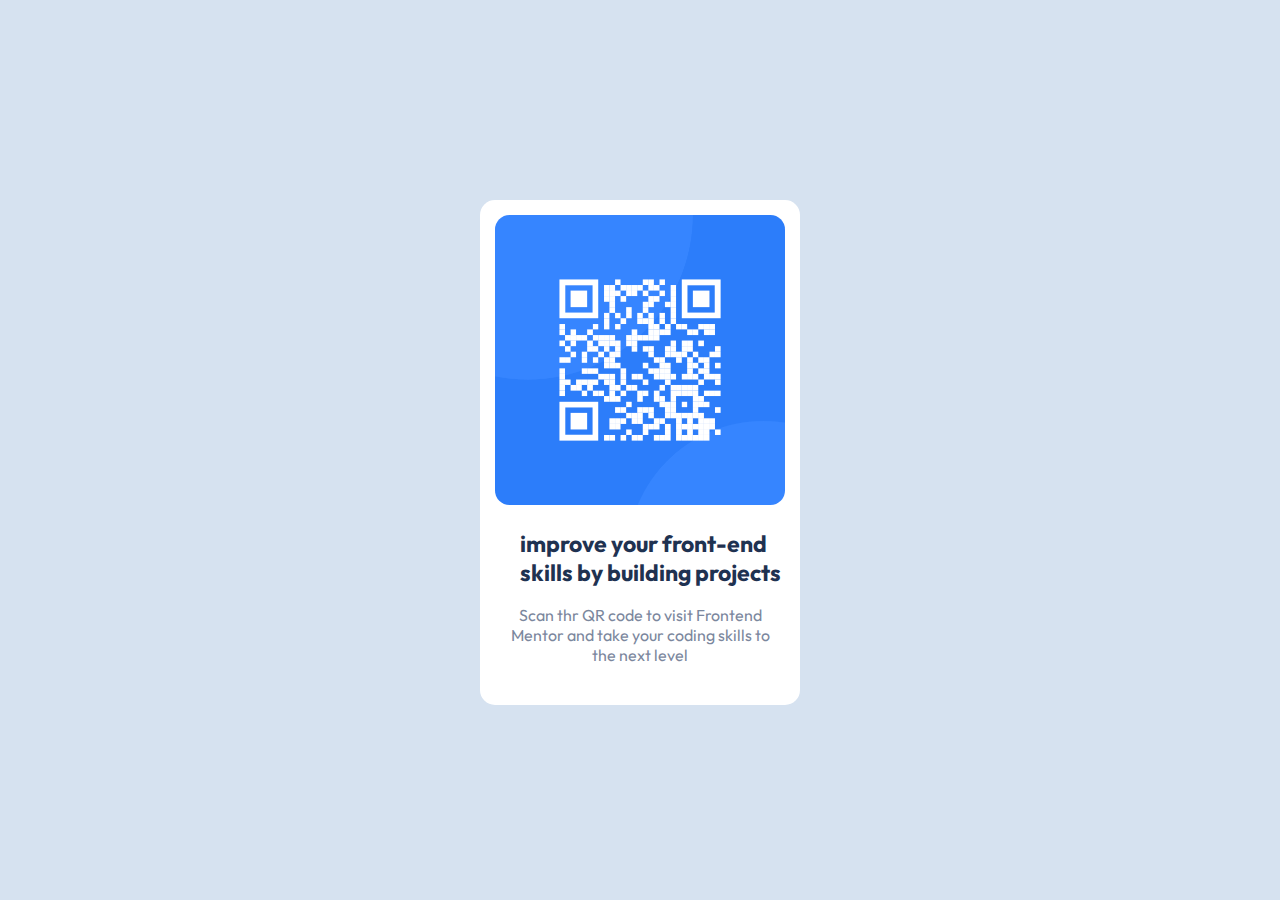
<file: qr-code-component-main (1)/qr-code-component-main/index.html>
<!DOCTYPE html>
<html lang="en">
<head>
  <meta charset="UTF-8">
  <meta name="viewport" content="width=device-width, initial-scale=1.0"> <!-- displays site properly based on user's device -->

  <link rel="icon" type="image/png" sizes="32x32" href="./images/favicon-32x32.png">
  <link rel="stylesheet" href="style.css">
  <link rel="preconnect" href="https://fonts.googleapis.com">
<link rel="preconnect" href="https://fonts.gstatic.com" crossorigin>
<link href="https://fonts.googleapis.com/css2?family=Outfit&display=swap" rel="stylesheet">
  <title>Frontend Mentor | QR code component</title>
</head>
<body>
<div>
<img src="images/image-qr-code.png" class="img">
<p class="muqi">improve your front-end skills by building projects</p>
<p class="ria">Scan thr QR code to visit Frontend Mentor and take your coding skills to the next level</p>
</div>







</body>
</html>
</file>
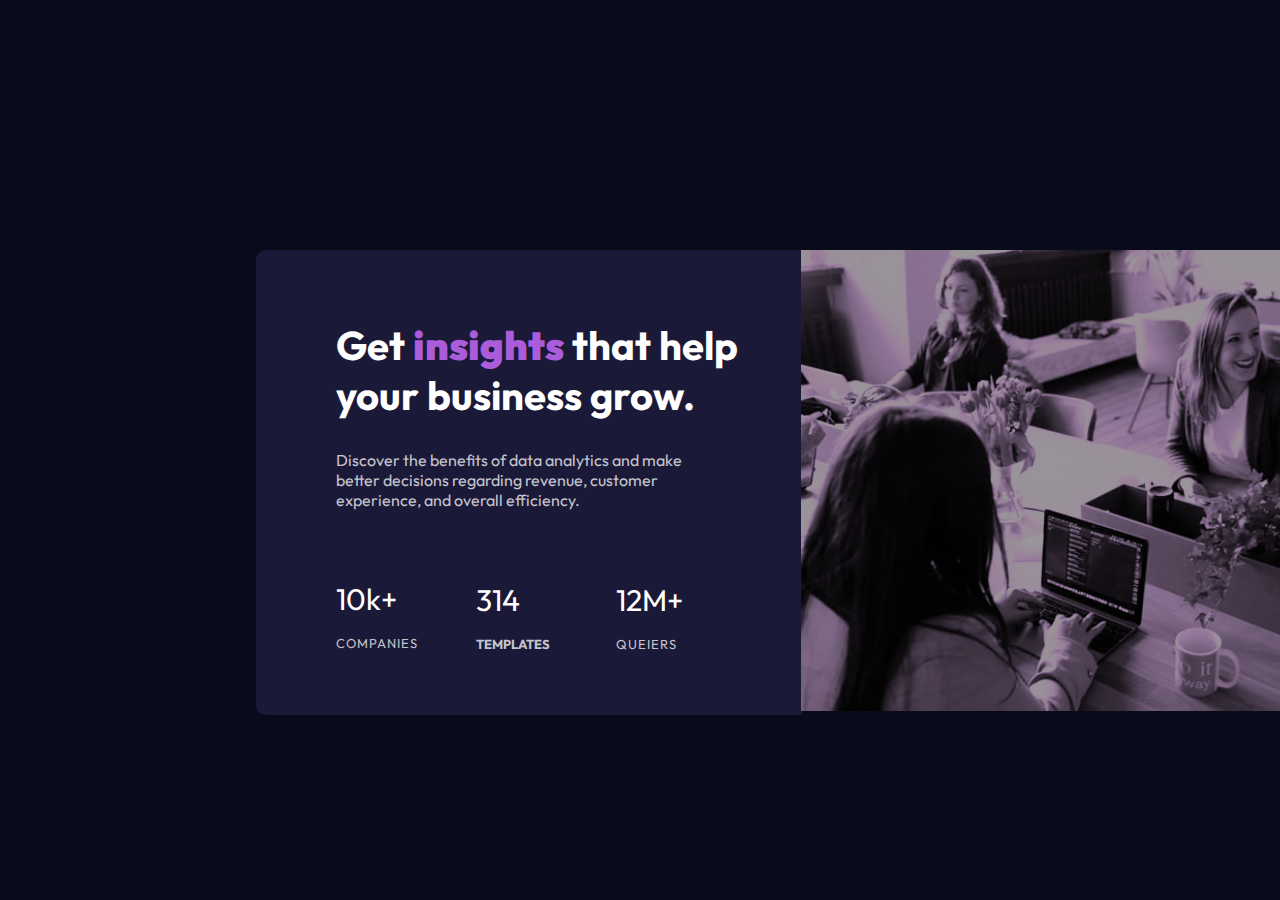
<file: stats-preview-card-component-main (1)/stats-preview-card-component-main/index.html>
<!DOCTYPE html>
<html lang="en">
<head>
  <meta charset="UTF-8">
  <meta name="viewport" content="width=device-width, initial-scale=1.0"> <!-- displays site properly based on user's device -->
  <link rel="icon" type="image/png" sizes="32x32" href="./images/favicon-32x32.png">
  <link rel="stylesheet" href="style.css">
  <link rel="preconnect" href="https://fonts.googleapis.com">
<link rel="preconnect" href="https://fonts.gstatic.com" crossorigin>
<link href="https://fonts.googleapis.com/css2?family=Outfit&display=swap" rel="stylesheet">
<link rel="preconnect" href="https://fonts.googleapis.com">
<link rel="preconnect" href="https://fonts.gstatic.com" crossorigin>
<link href="https://fonts.googleapis.com/css2?family=Outfit&display=swap" rel="stylesheet">
  <title>Frontend Mentor | Stats preview card component</title>
</head>
<body>
<main>
  <div>
    <p class="text">Get <b class="gasastili">insights</b> that help <br> your business grow.</p>
    <p class="discover">Discover the benefits of data analytics and make <br>
      better decisions regarding revenue, customer <br>
      experience, and overall efficiency.</p>
      <p class="k">10k+ <br><b class="companies">COMPANIES</b> </p>
      <p class="temp">314 <br><b class="templates">TEMPLATES</b></p>
      <p class="m">12M+ <br><b class="queries">QUEIERS</b></p>
  </div>

<img src="images/image-header-desktop.jpg" class="image">
</main>






  </div>
</body>
</html>
</file>
<file: qr-code-component-main (1)/qr-code-component-main/style.css>
* {
    margin: 0;
    padding: 0;
}
body{
    background-color: hsl(212, 45%, 89%);
}
div {
    width: 320px;
    height: 505px;
    background-color: rgb(255, 255, 255);
    margin-left: auto;
    margin-right: auto;
    margin-top: 200px;
    border-radius: 15px;
}
.img {
    width:290px;
    height:290px;
    border-radius: 5%;
    margin-top: 15px;
    margin-bottom: 20px;
    margin-left: 15px;
    margin-right: 15px;
}
.muqi {
    font-family: 'Outfit', sans-serif;
    font-weight: 700;
    font-size: 23px;
    color: hsl(218, 44%, 22%);
    margin-left: 40px;
    margin-right: auto;
}
.ria {
    font-family: 'Outfit', sans-serif;
    font-weight: 400;
    color: hsl(220, 15%, 55%);
    display: flex;
    margin-left: 20px;
    margin-right: 20px;
    text-align: center;
    margin-top: 18px;
}
</file>
<file: stats-preview-card-component-main (1)/stats-preview-card-component-main/style.css>
* {
    margin: 0;
    padding: 0;
}
body {
    background-color: hsl(233, 47%, 7%);
}
main {
    width: 546px;
    height: 465px;
    background-color: hsl(244, 38%, 16%);
    margin-top: 250px;
    margin-left: 20%;
    border-radius: 10px 0px 0px 10px;
    display: flex;
}
.image {
    margin-left: 0px;
    border-radius: 0px 10px 10px 0px;
    filter: sepia(100%) hue-rotate(240deg) brightness(60%);
    height: 461PX;
    margin-left: 118px;
    margin-top: 0px;
    
}
.text {
    font-weight: 700;
    color: hsl(0, 0%, 100%);
    font-size: 40px;
    font-family: 'Outfit', sans-serif;
    position: absolute;
    padding-left: 80px;
    padding-top: 70px;
}
.gasastili {
    color: hsl(277, 64%, 61%);
    
}
.discover {
    font-family: 'Outfit', sans-serif;
    color: hsla(0, 0%, 100%, 0.75);
    font-weight: 400;
    position: absolute;
    padding-top: 200px;
    padding-left: 80px;
}
.k {
    font-size: 30px;
    color: hsl(0, 0%, 100%);
    font-family: 'Outfit', sans-serif;
    padding-top: 330px;
    padding-bottom: 0px;
    padding-left: 80px;
}
.companies {
    font-size: 13px;
    color: hsla(0, 0%, 100%, 0.75);
    font-weight: 400;
    letter-spacing: 1px;
    margin-bottom: 0px;
}
.temp {
    font-size: 30px;
    color: hsl(0, 0%, 100%);
    font-family: 'Outfit', sans-serif;
    padding-left: 220px;
    margin-bottom: -150px;
    margin-top: -75px;
}
.templates {
    font-size: 13px;
    color: hsla(0, 0%, 100%, 0.75);
    font-family: 'Outfit', sans-serif;
    margin-bottom: 0px;
}
.m {
    font-size: 30px;
    color: hsl(0, 0%, 100%);
    font-family: 'Outfit', sans-serif;
    padding-left: 360px;
    margin-top: 74px;
}
.queries {
    font-size: 13px;
    color: hsla(0, 0%, 100%, 0.75);
    font-weight: 400;
    letter-spacing: 1px;
    margin-bottom: 0px;
}
</file>
